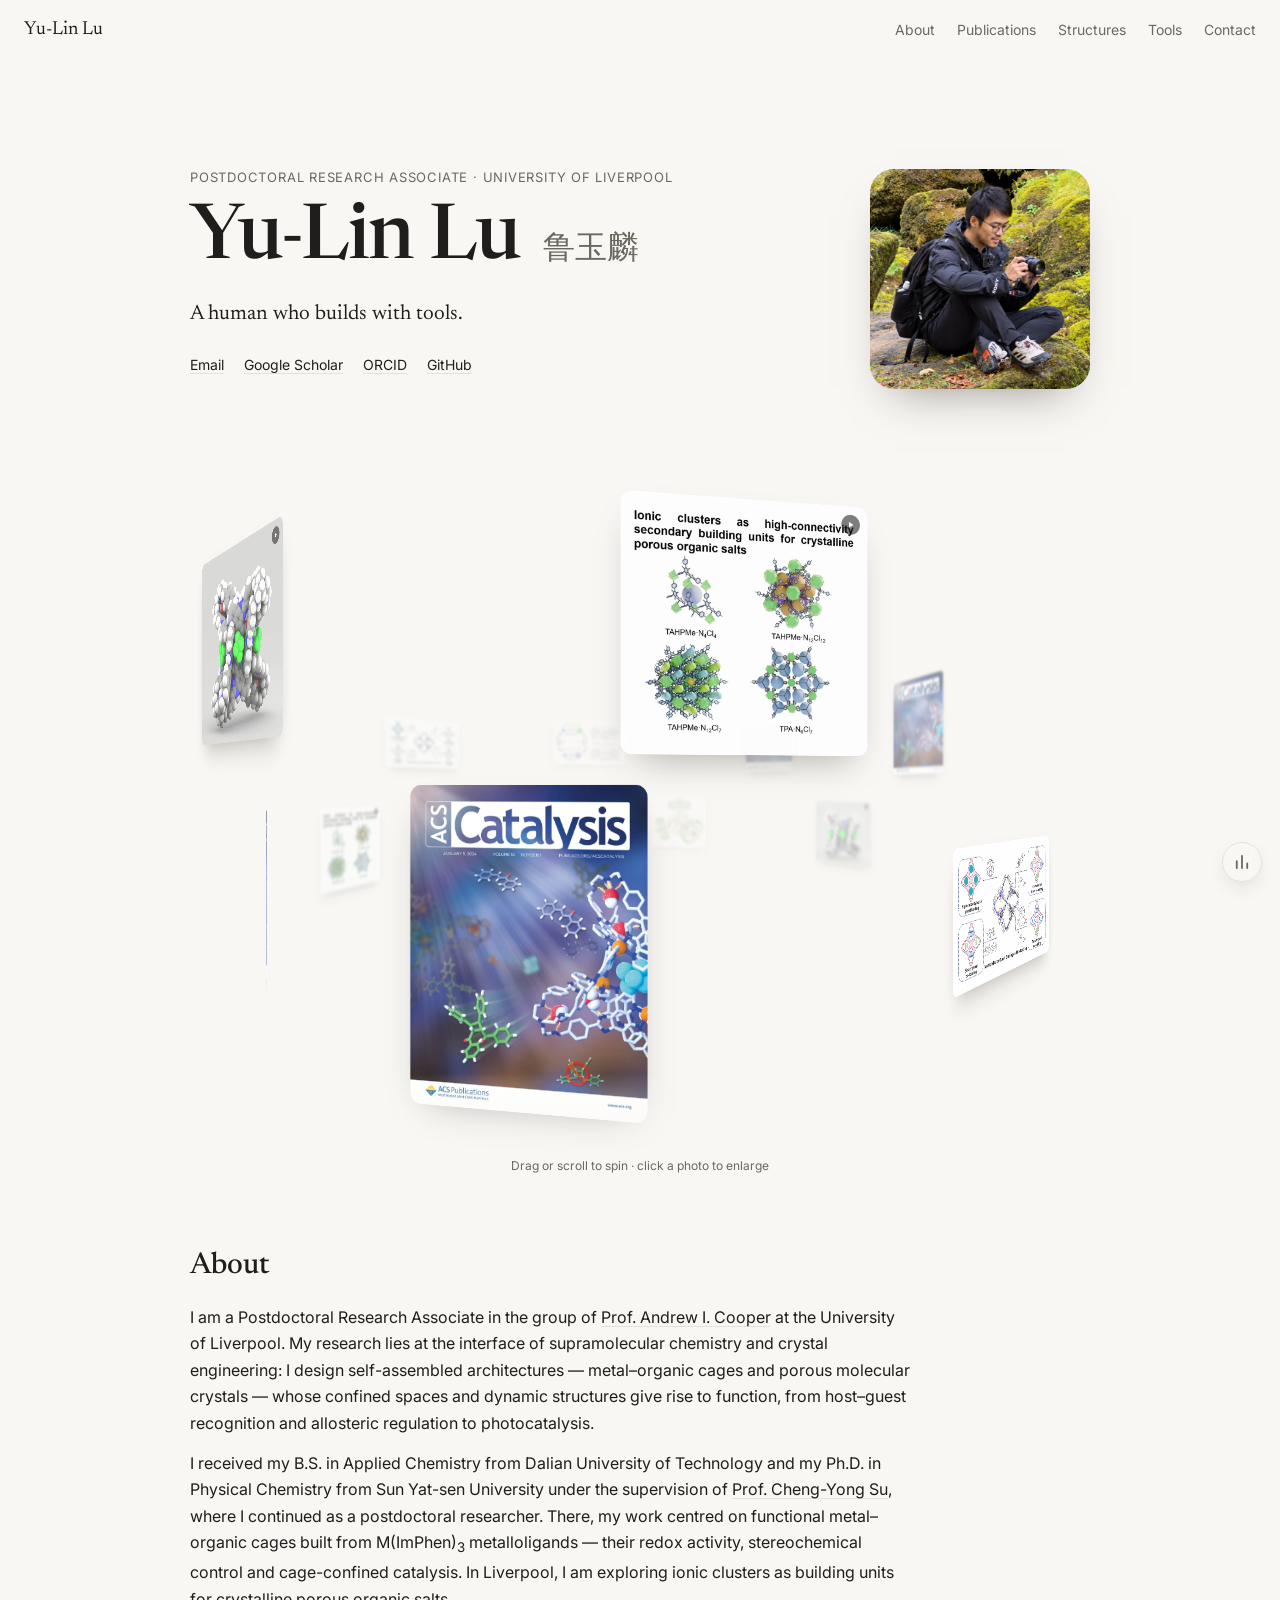
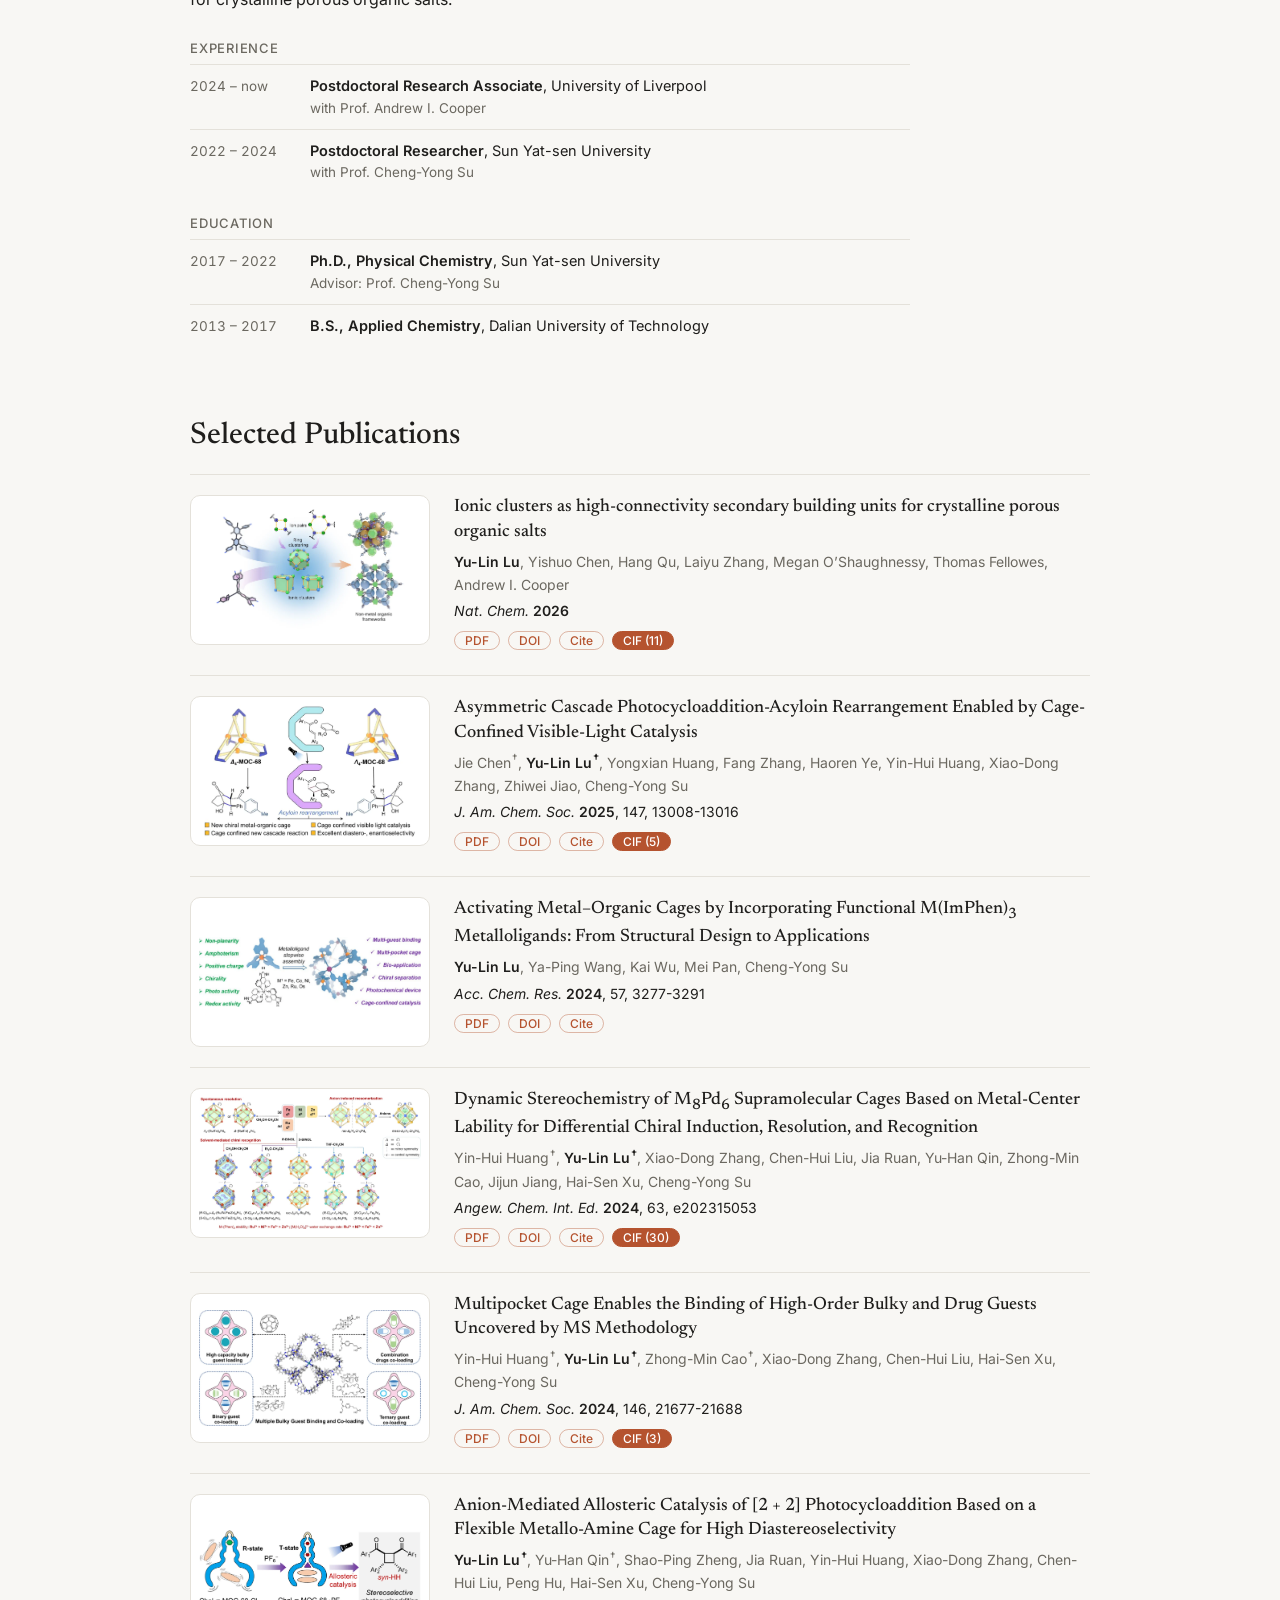
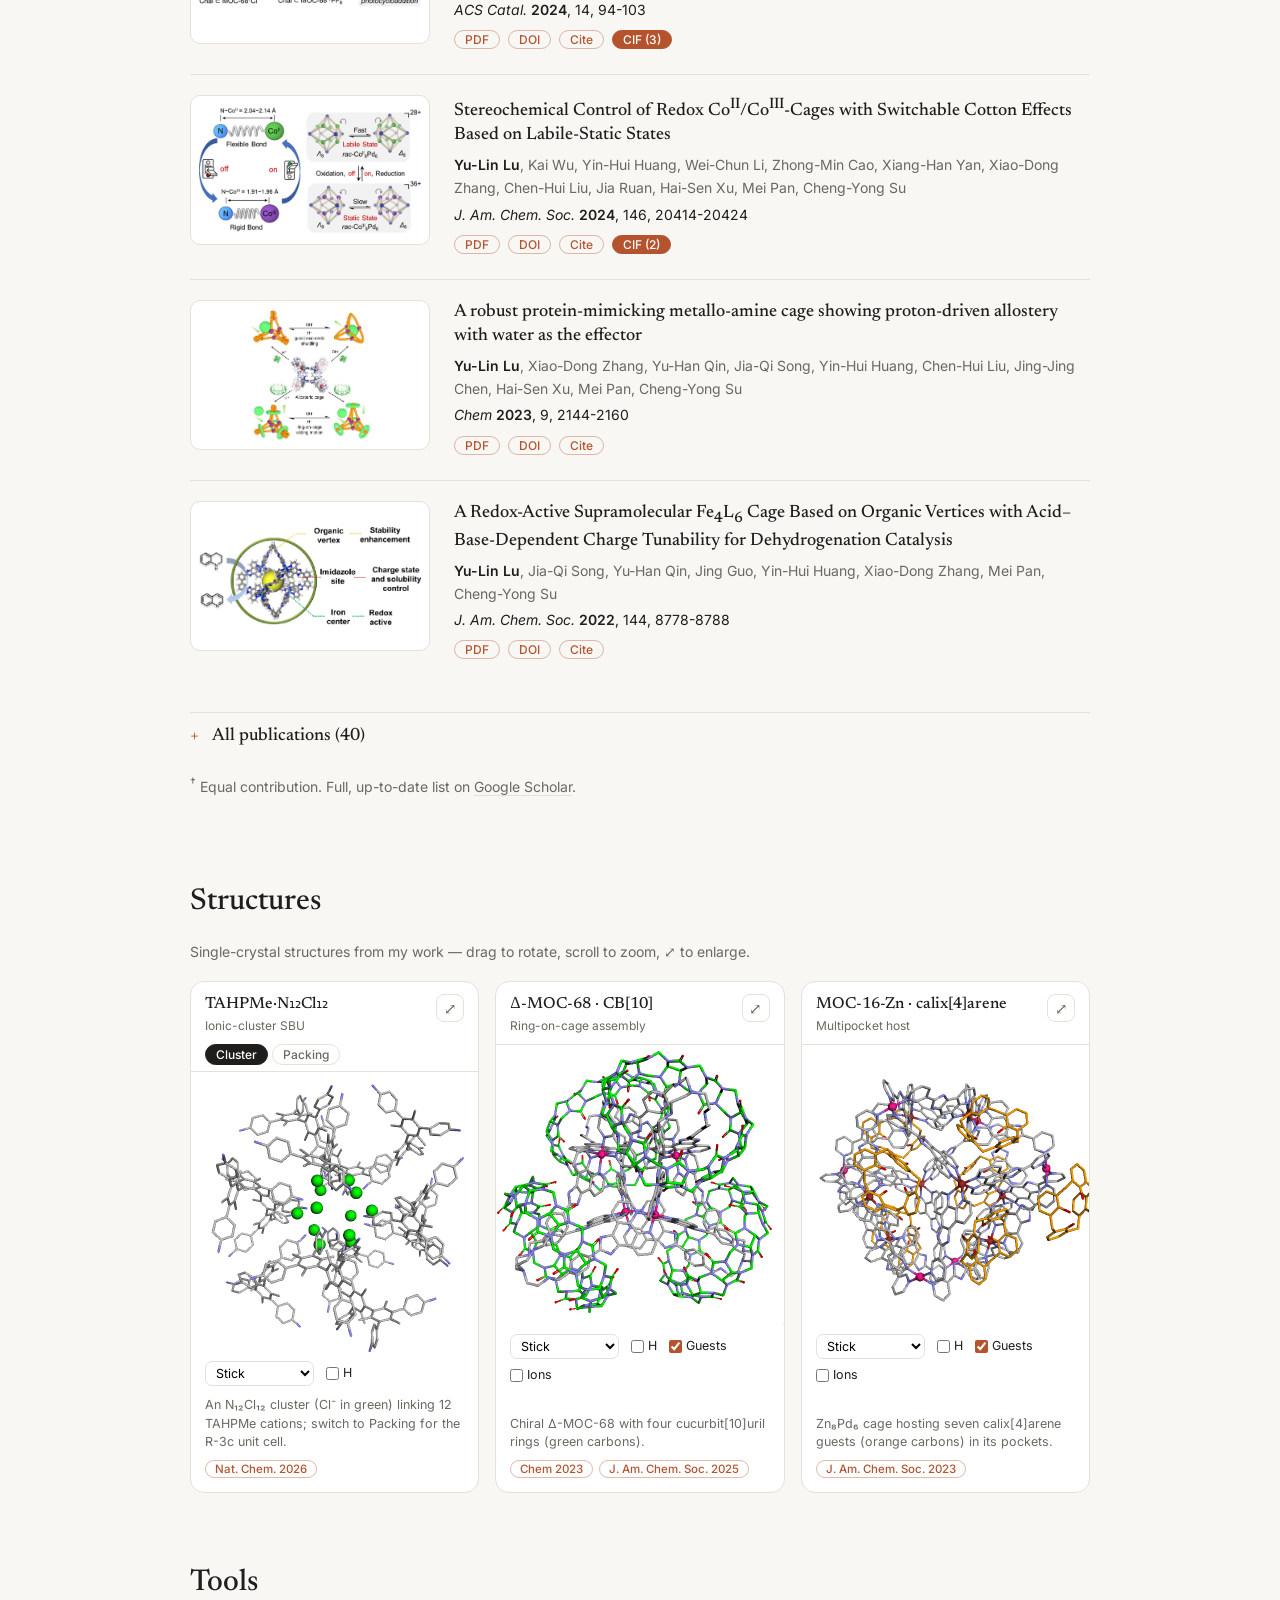
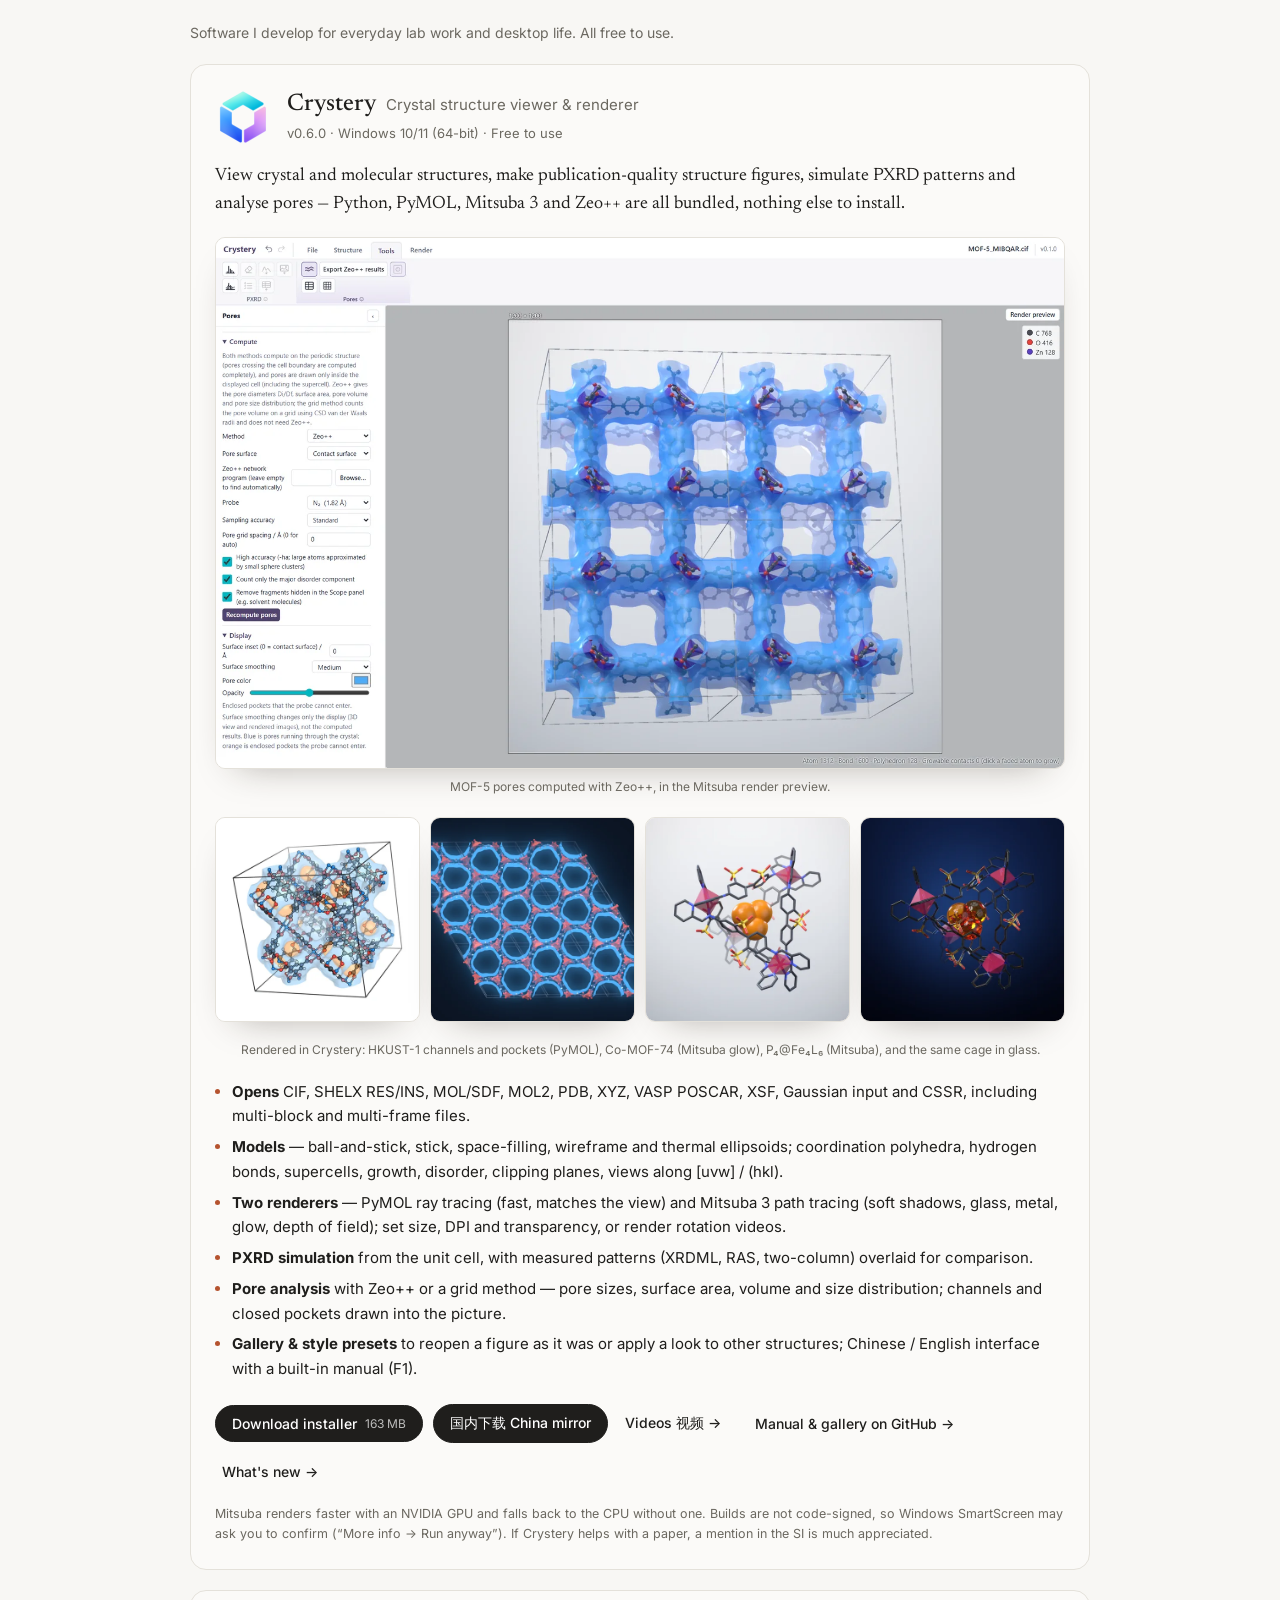
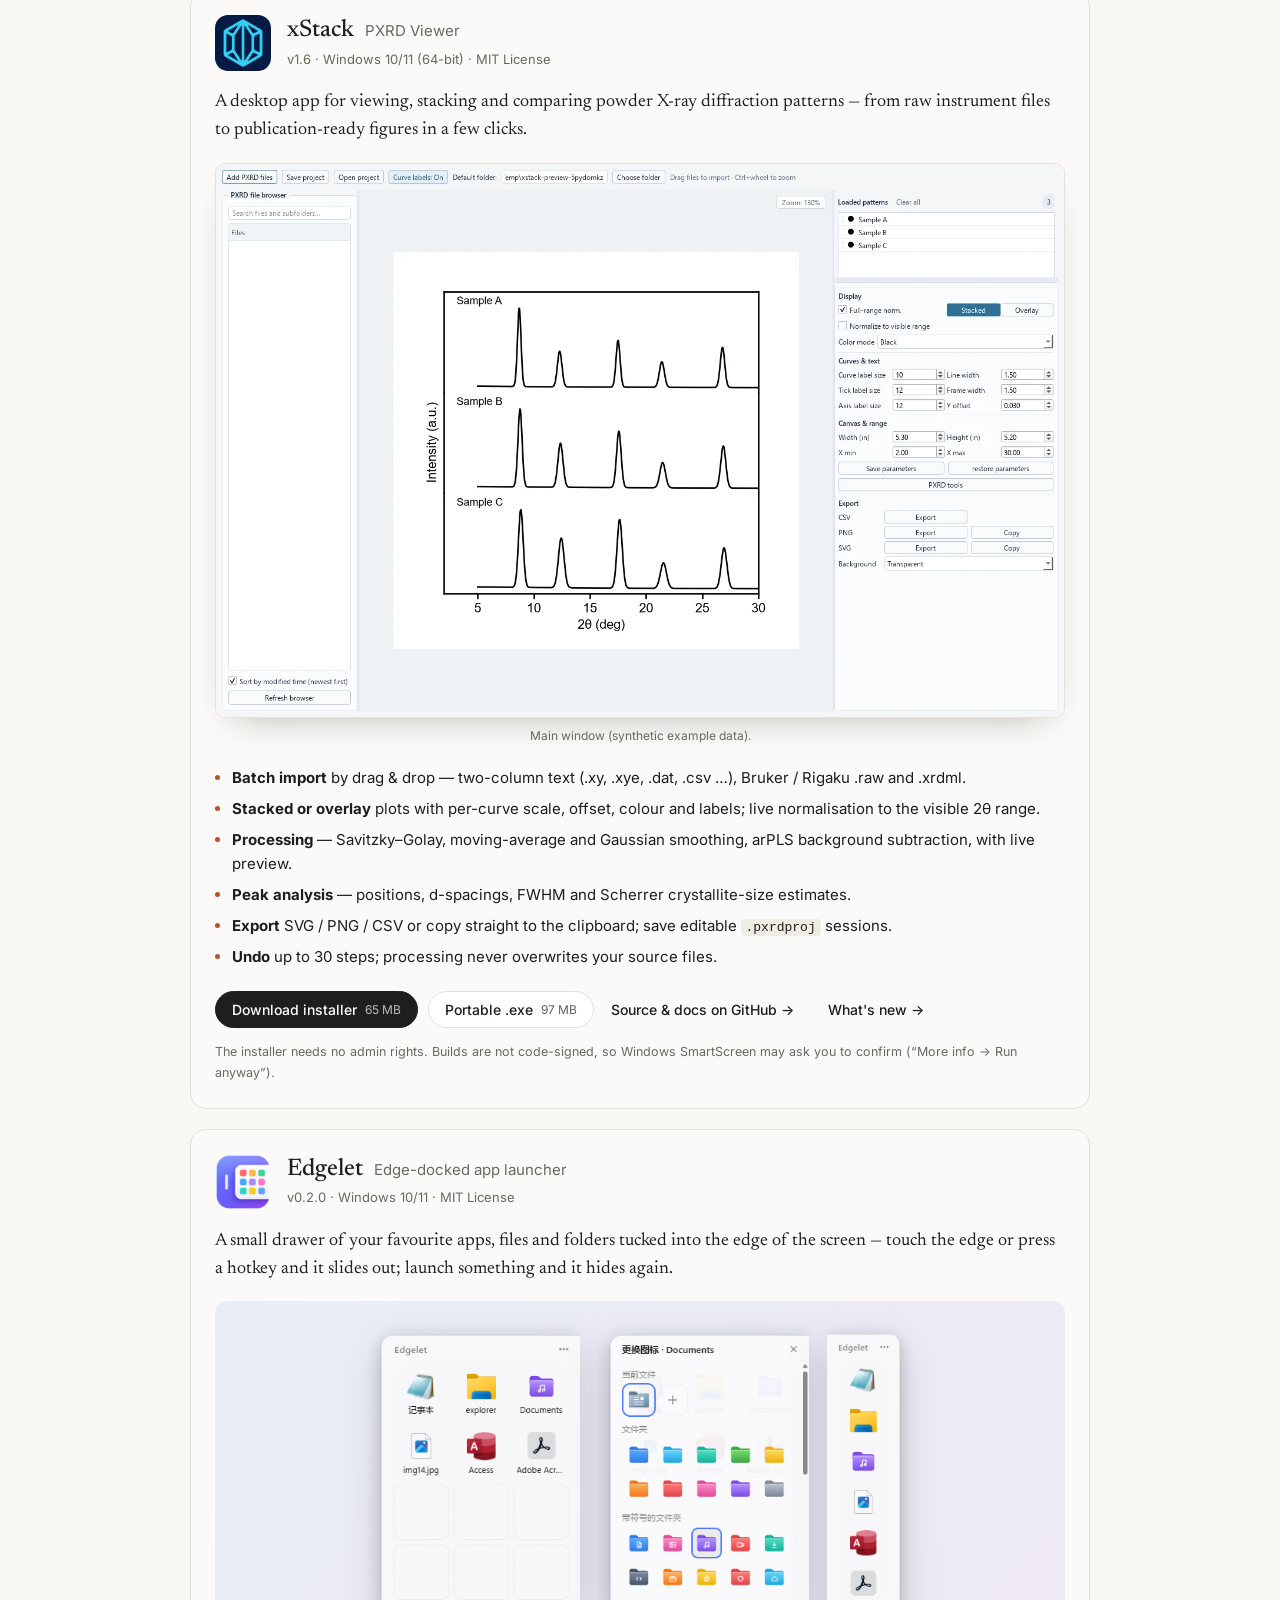
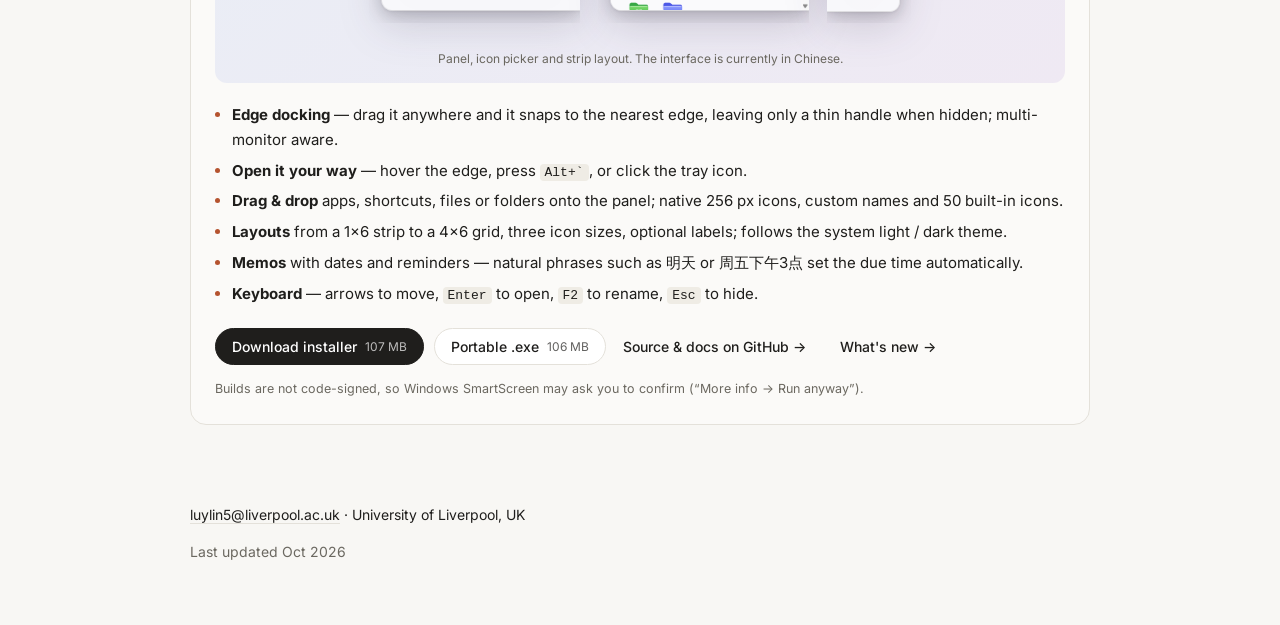
<file: index.html>
<!doctype html>
<html lang="en">
<head>
  <meta charset="utf-8">
  <meta name="viewport" content="width=device-width, initial-scale=1">
  <title>Yu-Lin Lu (鲁玉麟)</title>
  <meta name="description" content="Yu-Lin Lu — supramolecular chemistry, self-assembly and crystal engineering. University of Liverpool.">
  <link rel="icon" href="favicon.svg" type="image/svg+xml">
  <link rel="icon" href="favicon-32.png" sizes="32x32" type="image/png">
  <link rel="apple-touch-icon" href="apple-touch-icon.png">
  <meta name="theme-color" content="#f8f7f4">
  <link rel="canonical" href="https://luyulin.com/">
  <!-- social preview card (WeChat / Twitter / Slack / LinkedIn) -->
  <meta property="og:type" content="website">
  <meta property="og:site_name" content="Yu-Lin Lu">
  <meta property="og:title" content="Yu-Lin Lu (鲁玉麟) · University of Liverpool">
  <meta property="og:description" content="Postdoctoral Research Associate working on supramolecular chemistry, self-assembly and crystal engineering — metal–organic cages and porous molecular crystals.">
  <meta property="og:url" content="https://luyulin.com/">
  <meta property="og:image" content="https://luyulin.com/images/og-card.png">
  <meta property="og:image:width" content="1200">
  <meta property="og:image:height" content="630">
  <meta property="og:image:alt" content="Yu-Lin Lu — Postdoctoral Research Associate, University of Liverpool">
  <meta name="twitter:card" content="summary_large_image">
  <meta itemprop="image" content="https://luyulin.com/images/og-card.png">
  <link rel="preconnect" href="https://fonts.googleapis.com">
  <link rel="preconnect" href="https://fonts.gstatic.com" crossorigin>
  <link href="https://fonts.googleapis.com/css2?family=Newsreader:opsz,wght@6..72,400;6..72,500&family=Inter:wght@400;500;600&display=swap" rel="stylesheet">
  <link rel="stylesheet" href="css/style.css">
</head>
<body>
  <header class="nav">
    <a class="nav-name" href="#top">Yu-Lin Lu</a>
    <nav>
      <a href="#about">About</a>
      <a href="#publications">Publications</a>
      <a href="#structures">Structures</a>
      <a href="#tools">Tools</a>
      <a href="#contact">Contact</a>
    </nav>
  </header>

  <main id="top">
    <!-- ============ Hero ============ -->
    <section class="hero wrap">
      <img class="hero-photo" src="images/profile.jpg" alt="Yu-Lin Lu" width="220" height="220" onerror="this.remove()">
      <div class="hero-text">
      <p class="eyebrow">Postdoctoral Research Associate · University of Liverpool</p>
      <h1>Yu-Lin Lu <span class="cn">鲁玉麟</span></h1>
      <p class="lede">
        A human who builds with tools.
      </p>
      <p class="links">
        <a href="mailto:luylin5@liverpool.ac.uk">Email</a>
        <a href="https://scholar.google.com/citations?user=-yCWFqsAAAAJ" target="_blank" rel="noopener">Google Scholar</a>
        <a href="https://orcid.org/0000-0001-9846-8127" target="_blank" rel="noopener">ORCID</a>
        <a href="https://github.com/luylin5" target="_blank" rel="noopener">GitHub</a>
      </p>
      </div>
    </section>

    <!-- ============ 3D rotating gallery ============ -->
    <!-- Images/captions live in js/gallery-data.js -->
    <section class="gallery" aria-label="Photo gallery">
      <div class="gallery-stage" data-gallery></div>
      <p class="gallery-hint">Drag or scroll to spin · click a photo to enlarge</p>
    </section>

    <!-- ============ About ============ -->
    <section id="about" class="wrap section">
      <h2>About</h2>
      <div class="prose">
        <p>
          I am a Postdoctoral Research Associate in the group of
          <a href="https://www.liverpool.ac.uk/people/andrew-cooper" target="_blank" rel="noopener">Prof. Andrew I. Cooper</a>
          at the University of Liverpool. My research lies at the interface of supramolecular chemistry
          and crystal engineering: I design self-assembled architectures — metal–organic cages and porous
          molecular crystals — whose confined spaces and dynamic structures give rise to function, from
          host–guest recognition and allosteric regulation to photocatalysis.
        </p>
        <p>
          I received my B.S. in Applied Chemistry from Dalian University of Technology and my Ph.D. in
          Physical Chemistry from Sun Yat-sen University under the supervision of
          <a href="https://ce.sysu.edu.cn/zh-hans/teacher/857" target="_blank" rel="noopener">Prof. Cheng-Yong Su</a>,
          where I continued as a postdoctoral researcher. There, my work centred on functional
          metal–organic cages built from M(ImPhen)<sub>3</sub> metalloligands — their redox activity,
          stereochemical control and cage-confined catalysis. In Liverpool, I am exploring ionic clusters
          as building units for crystalline porous organic salts.
        </p>
      </div>

      <div class="cv">
        <div>
          <h3>Experience</h3>
          <ul class="timeline">
            <li><time>2024 – now</time><span><b>Postdoctoral Research Associate</b>, University of Liverpool<br><span class="muted">with Prof. Andrew I. Cooper</span></span></li>
            <li><time>2022 – 2024</time><span><b>Postdoctoral Researcher</b>, Sun Yat-sen University<br><span class="muted">with Prof. Cheng-Yong Su</span></span></li>
          </ul>
        </div>
        <div>
          <h3>Education</h3>
          <ul class="timeline">
            <li><time>2017 – 2022</time><span><b>Ph.D., Physical Chemistry</b>, Sun Yat-sen University<br><span class="muted">Advisor: Prof. Cheng-Yong Su</span></span></li>
            <li><time>2013 – 2017</time><span><b>B.S., Applied Chemistry</b>, Dalian University of Technology</span></li>
          </ul>
        </div>
      </div>
    </section>

    <!-- ============ Publications ============ -->
    <!-- Data lives in js/publications-data.js -->
    <section id="publications" class="wrap section">
      <h2>Selected Publications</h2>
      <ol class="pubs" id="pub-selected"></ol>

      <details class="pub-all">
        <summary>All publications (<span id="pub-count"></span>)</summary>
        <div id="pub-all"></div>
      </details>
      <p class="muted"><sup>†</sup> Equal contribution. Full, up-to-date list on
        <a href="https://scholar.google.com/citations?user=-yCWFqsAAAAJ" target="_blank" rel="noopener">Google Scholar</a>.</p>
    </section>
    <!-- ============ Structures (3D viewer) ============ -->
    <!-- Structure list/captions live in js/structures.js; files in structures/web/ -->
    <section id="structures" class="wrap section" data-structures>
      <h2>Structures</h2>
      <p class="muted">Single-crystal structures from my work — drag to rotate, scroll to zoom, ⤢ to enlarge.</p>
      <div class="st-grid"></div>
    </section>

    <!-- ============ Tools ============ -->
    <section id="tools" class="wrap section">
      <h2>Tools</h2>
      <p class="muted">Software I develop for everyday lab work and desktop life. All free to use.</p>

      <article class="tool" data-github-release="luylin5/Crystery-release">
        <header class="tool-head">
          <img class="tool-icon" src="images/tools/crystery-icon.png" alt="" width="56" height="56">
          <div>
            <h3>Crystery <span class="tool-sub">Crystal structure viewer &amp; renderer</span></h3>
            <p class="tool-meta"><span data-release="version">v0.6.0</span> · Windows 10/11 (64-bit) · Free to use<span data-release="date"></span></p>
          </div>
        </header>

        <p class="tool-desc">
          View crystal and molecular structures, make publication-quality structure figures,
          simulate PXRD patterns and analyse pores — Python, PyMOL, Mitsuba 3 and Zeo++ are all bundled, nothing else to install.
        </p>

        <figure class="tool-shot">
          <img src="images/tools/crystery-preview.webp" alt="Crystery window showing the pores of MOF-5 computed with Zeo++ and a Mitsuba render preview" loading="lazy" width="1440" height="900">
          <figcaption>MOF-5 pores computed with Zeo++, in the Mitsuba render preview.</figcaption>
        </figure>

        <figure class="tool-shot tool-grid">
          <img src="images/tools/crystery-hkust1.webp" alt="HKUST-1 with connected channels in blue and closed pockets in orange" loading="lazy" width="480" height="480">
          <img src="images/tools/crystery-mof74.webp" alt="Glowing 1D hexagonal channels of Co-MOF-74 seen along c" loading="lazy" width="480" height="480">
          <img src="images/tools/crystery-p4-cage.webp" alt="White phosphorus P4 inside an Fe4L6 tetrahedral cage" loading="lazy" width="480" height="480">
          <img src="images/tools/crystery-glass.webp" alt="The same cage rendered in glass with Mitsuba" loading="lazy" width="480" height="480">
          <figcaption>Rendered in Crystery: HKUST-1 channels and pockets (PyMOL), Co-MOF-74 (Mitsuba glow), P₄@Fe₄L₆ (Mitsuba), and the same cage in glass.</figcaption>
        </figure>

        <ul class="tool-features">
          <li><b>Opens</b> CIF, SHELX RES/INS, MOL/SDF, MOL2, PDB, XYZ, VASP POSCAR, XSF, Gaussian input and CSSR, including multi-block and multi-frame files.</li>
          <li><b>Models</b> — ball-and-stick, stick, space-filling, wireframe and thermal ellipsoids; coordination polyhedra, hydrogen bonds, supercells, growth, disorder, clipping planes, views along [uvw] / (hkl).</li>
          <li><b>Two renderers</b> — PyMOL ray tracing (fast, matches the view) and Mitsuba 3 path tracing (soft shadows, glass, metal, glow, depth of field); set size, DPI and transparency, or render rotation videos.</li>
          <li><b>PXRD simulation</b> from the unit cell, with measured patterns (XRDML, RAS, two-column) overlaid for comparison.</li>
          <li><b>Pore analysis</b> with Zeo++ or a grid method — pore sizes, surface area, volume and size distribution; channels and closed pockets drawn into the picture.</li>
          <li><b>Gallery &amp; style presets</b> to reopen a figure as it was or apply a look to other structures; Chinese / English interface with a built-in manual (F1).</li>
        </ul>

        <div class="tool-actions">
          <a class="btn btn-primary" data-asset="setup" data-keep-href href="https://github.com/luylin5/Crystery-release/releases/">Download installer <span>163 MB</span></a>
          <a class="btn btn-primary" data-mirror="https://dl.luyulin.com/{tag}/Crystery-{version}-setup-download-this.exe" href="https://dl.luyulin.com/V0.7.2/Crystery-0.7.2-setup-download-this.exe">国内下载 China mirror</a>
          <span class="dl-count" data-release="downloads" data-mirror-stats="https://stats.luyulin.com/public" hidden></span>
          <span class="dl-count" data-usage="https://stats.luyulin.com/public" hidden></span>
          <a class="btn btn-ghost" href="crystery-videos.html">Videos 视频 →</a>
          <a class="btn btn-ghost" href="https://github.com/luylin5/Crystery-release" target="_blank" rel="noopener">Manual &amp; gallery on GitHub →</a>
          <a class="btn btn-ghost" data-release="notes" href="https://github.com/luylin5/Crystery-release/releases/latest" target="_blank" rel="noopener">What's new →</a>
        </div>
        <p class="tool-note">
          Mitsuba renders faster with an NVIDIA GPU and falls back to the CPU without one.
          Builds are not code-signed, so Windows SmartScreen may ask you to confirm (“More info → Run anyway”).
          If Crystery helps with a paper, a mention in the SI is much appreciated.
        </p>
      </article>

      <article class="tool" data-github-release="luylin5/xStack">
        <header class="tool-head">
          <img class="tool-icon" src="images/tools/xstack-icon.png" alt="" width="56" height="56">
          <div>
            <h3>xStack <span class="tool-sub">PXRD Viewer</span></h3>
            <p class="tool-meta"><span data-release="version">v1.6</span> · Windows 10/11 (64-bit) · MIT License<span data-release="date"></span></p>
          </div>
        </header>

        <p class="tool-desc">
          A desktop app for viewing, stacking and comparing powder X-ray diffraction patterns —
          from raw instrument files to publication-ready figures in a few clicks.
        </p>

        <figure class="tool-shot">
          <img src="images/tools/xstack-preview.webp" alt="xStack main window with three stacked PXRD patterns, file browser and display settings" loading="lazy" width="1440" height="940">
          <figcaption>Main window (synthetic example data).</figcaption>
        </figure>

        <ul class="tool-features">
          <li><b>Batch import</b> by drag &amp; drop — two-column text (.xy, .xye, .dat, .csv …), Bruker / Rigaku .raw and .xrdml.</li>
          <li><b>Stacked or overlay</b> plots with per-curve scale, offset, colour and labels; live normalisation to the visible 2θ range.</li>
          <li><b>Processing</b> — Savitzky–Golay, moving-average and Gaussian smoothing, arPLS background subtraction, with live preview.</li>
          <li><b>Peak analysis</b> — positions, d-spacings, FWHM and Scherrer crystallite-size estimates.</li>
          <li><b>Export</b> SVG / PNG / CSV or copy straight to the clipboard; save editable <code>.pxrdproj</code> sessions.</li>
          <li><b>Undo</b> up to 30 steps; processing never overwrites your source files.</li>
        </ul>

        <div class="tool-actions">
          <a class="btn btn-primary" data-asset="Setup" href="https://github.com/luylin5/xStack/releases/download/v1.6/xStack-1.6-Setup.exe">Download installer <span>65 MB</span></a>
          <a class="btn" data-asset="Portable" href="https://github.com/luylin5/xStack/releases/download/v1.6/xStack-1.6-Portable.exe">Portable .exe <span>97 MB</span></a>
          <span class="dl-count" data-release="downloads" hidden></span>
          <a class="btn btn-ghost" href="https://github.com/luylin5/xStack" target="_blank" rel="noopener">Source &amp; docs on GitHub →</a>
          <a class="btn btn-ghost" data-release="notes" href="https://github.com/luylin5/xStack/releases/latest" target="_blank" rel="noopener">What's new →</a>
        </div>
        <p class="tool-note">
          The installer needs no admin rights. Builds are not code-signed, so Windows SmartScreen may ask
          you to confirm (“More info → Run anyway”).
        </p>
      </article>

      <article class="tool" data-github-release="luylin5/Edgelet">
        <header class="tool-head">
          <img class="tool-icon" src="images/tools/edgelet-icon.png" alt="" width="56" height="56">
          <div>
            <h3>Edgelet <span class="tool-sub">Edge-docked app launcher</span></h3>
            <p class="tool-meta"><span data-release="version">v0.2.0</span> · Windows 10/11 · MIT License<span data-release="date"></span></p>
          </div>
        </header>

        <p class="tool-desc">
          A small drawer of your favourite apps, files and folders tucked into the edge of the screen —
          touch the edge or press a hotkey and it slides out; launch something and it hides again.
        </p>

        <figure class="tool-shot tool-shots">
          <img src="images/tools/edgelet-panel.webp" alt="Edgelet panel docked to the right screen edge with app and folder tiles" loading="lazy" width="274" height="390">
          <img src="images/tools/edgelet-icon-picker.webp" alt="Edgelet icon picker with built-in icons" loading="lazy" width="274" height="390">
          <img src="images/tools/edgelet-layout-strip.webp" alt="Edgelet in the narrow 1×6 strip layout" loading="lazy" width="120" height="426">
          <figcaption>Panel, icon picker and strip layout. The interface is currently in Chinese.</figcaption>
        </figure>

        <ul class="tool-features">
          <li><b>Edge docking</b> — drag it anywhere and it snaps to the nearest edge, leaving only a thin handle when hidden; multi-monitor aware.</li>
          <li><b>Open it your way</b> — hover the edge, press <code>Alt+`</code>, or click the tray icon.</li>
          <li><b>Drag &amp; drop</b> apps, shortcuts, files or folders onto the panel; native 256 px icons, custom names and 50 built-in icons.</li>
          <li><b>Layouts</b> from a 1×6 strip to a 4×6 grid, three icon sizes, optional labels; follows the system light / dark theme.</li>
          <li><b>Memos</b> with dates and reminders — natural phrases such as 明天 or 周五下午3点 set the due time automatically.</li>
          <li><b>Keyboard</b> — arrows to move, <code>Enter</code> to open, <code>F2</code> to rename, <code>Esc</code> to hide.</li>
        </ul>

        <div class="tool-actions">
          <a class="btn btn-primary" data-asset="Setup" href="https://github.com/luylin5/Edgelet/releases/download/v0.2.0/Edgelet-Setup-0.2.0.exe">Download installer <span>107 MB</span></a>
          <a class="btn" data-asset="portable" href="https://github.com/luylin5/Edgelet/releases/download/v0.2.0/Edgelet-0.2.0-portable.exe">Portable .exe <span>106 MB</span></a>
          <span class="dl-count" data-release="downloads" hidden></span>
          <a class="btn btn-ghost" href="https://github.com/luylin5/Edgelet" target="_blank" rel="noopener">Source &amp; docs on GitHub →</a>
          <a class="btn btn-ghost" data-release="notes" href="https://github.com/luylin5/Edgelet/releases/latest" target="_blank" rel="noopener">What's new →</a>
        </div>
        <p class="tool-note">
          Builds are not code-signed, so Windows SmartScreen may ask you to confirm (“More info → Run anyway”).
        </p>
      </article>
    </section>
  </main>

  <footer id="contact" class="wrap footer">
    <p><a href="mailto:luylin5@liverpool.ac.uk">luylin5@liverpool.ac.uk</a> · University of Liverpool, UK</p>
    <p class="muted">Last updated Oct 2026</p>
  </footer>

  <dialog class="lightbox" aria-label="Photo">
    <form method="dialog"><button class="lb-close" aria-label="Close">×</button></form>
    <img alt="">
    <video controls loop muted playsinline hidden></video>
    <div class="lb-text"><h3></h3><p></p><a class="lb-link" target="_blank" rel="noopener" hidden>Read the paper →</a></div>
  </dialog>

  <script src="js/gallery-data.js"></script>
  <script src="js/gallery.js"></script>
  <script src="js/publications-data.js"></script>
  <script src="js/publications.js"></script>
  <script src="js/mol3d.js"></script>
  <script src="js/cif-viewer.js"></script>
  <script src="js/structures.js"></script>
  <script src="js/releases.js"></script>
  <script src="js/usage.js"></script>
  <script src="js/stats.js"></script>
</body>
</html>
</file>
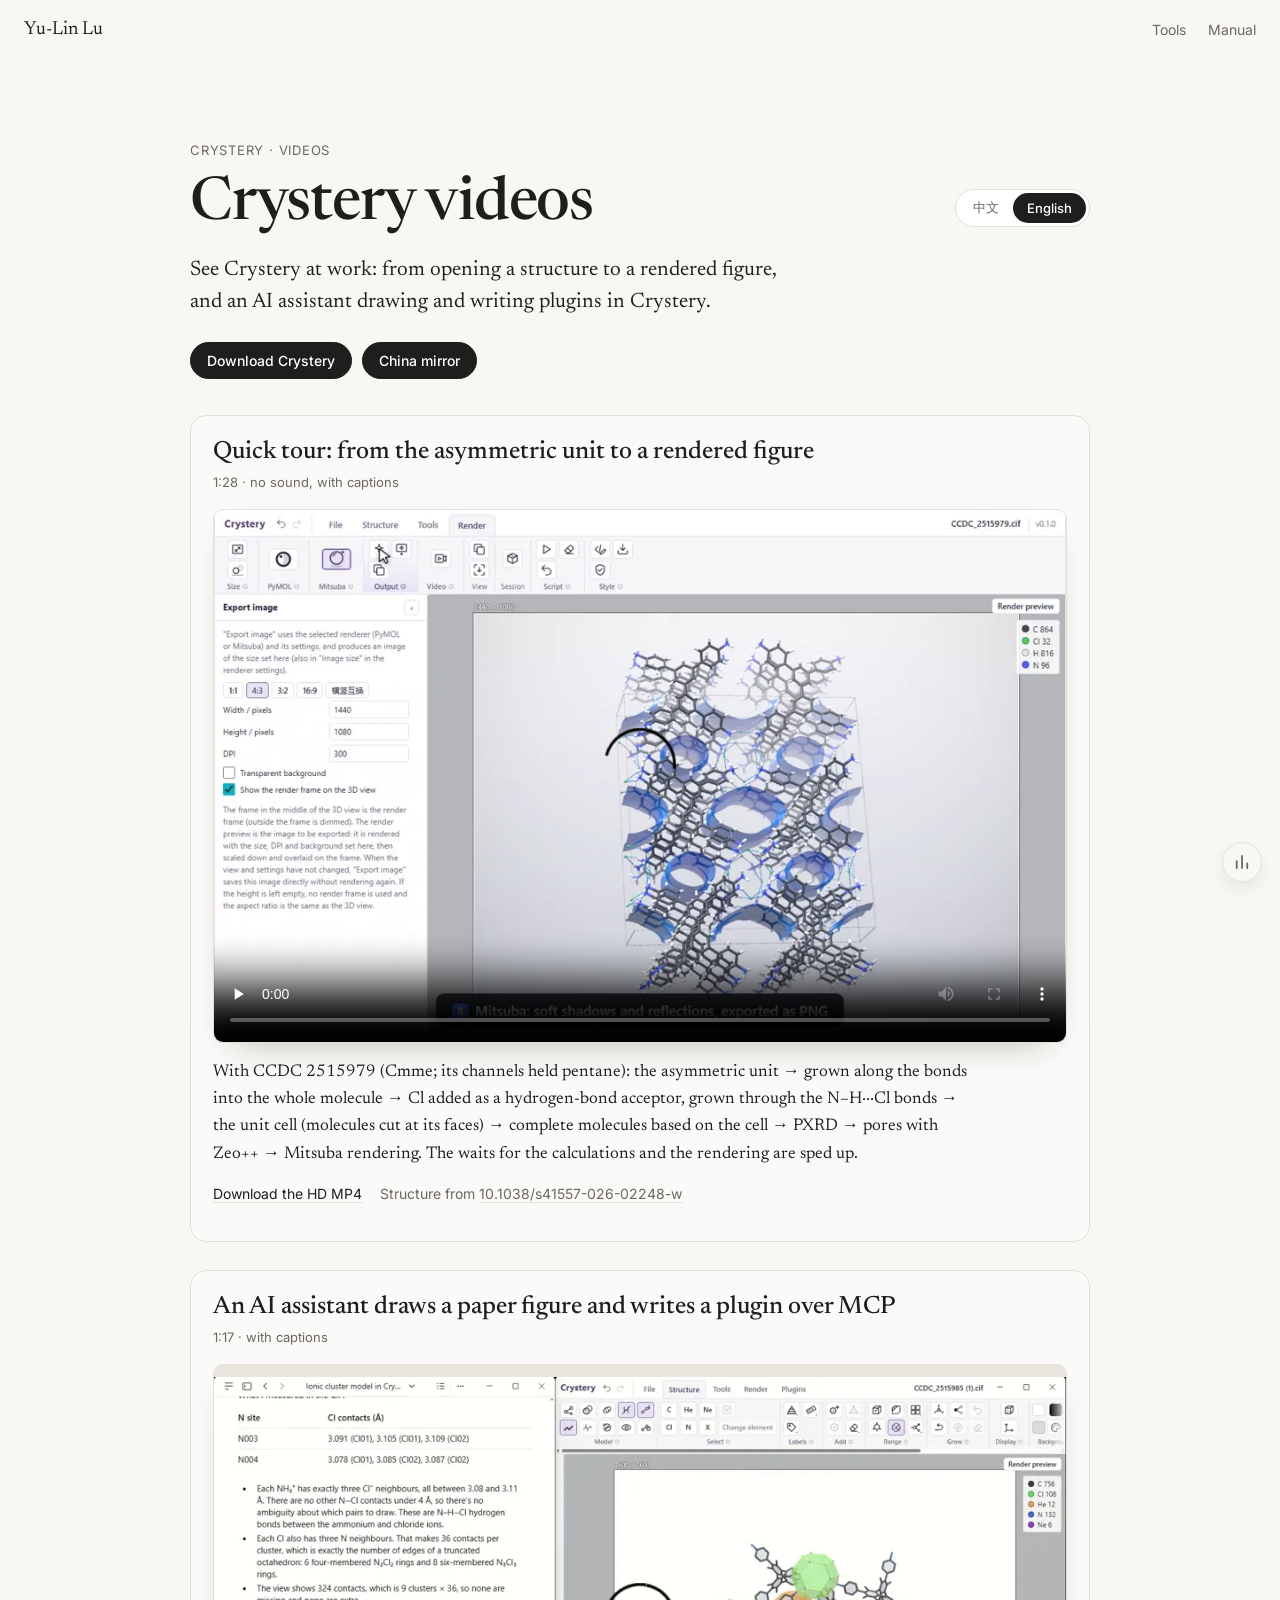
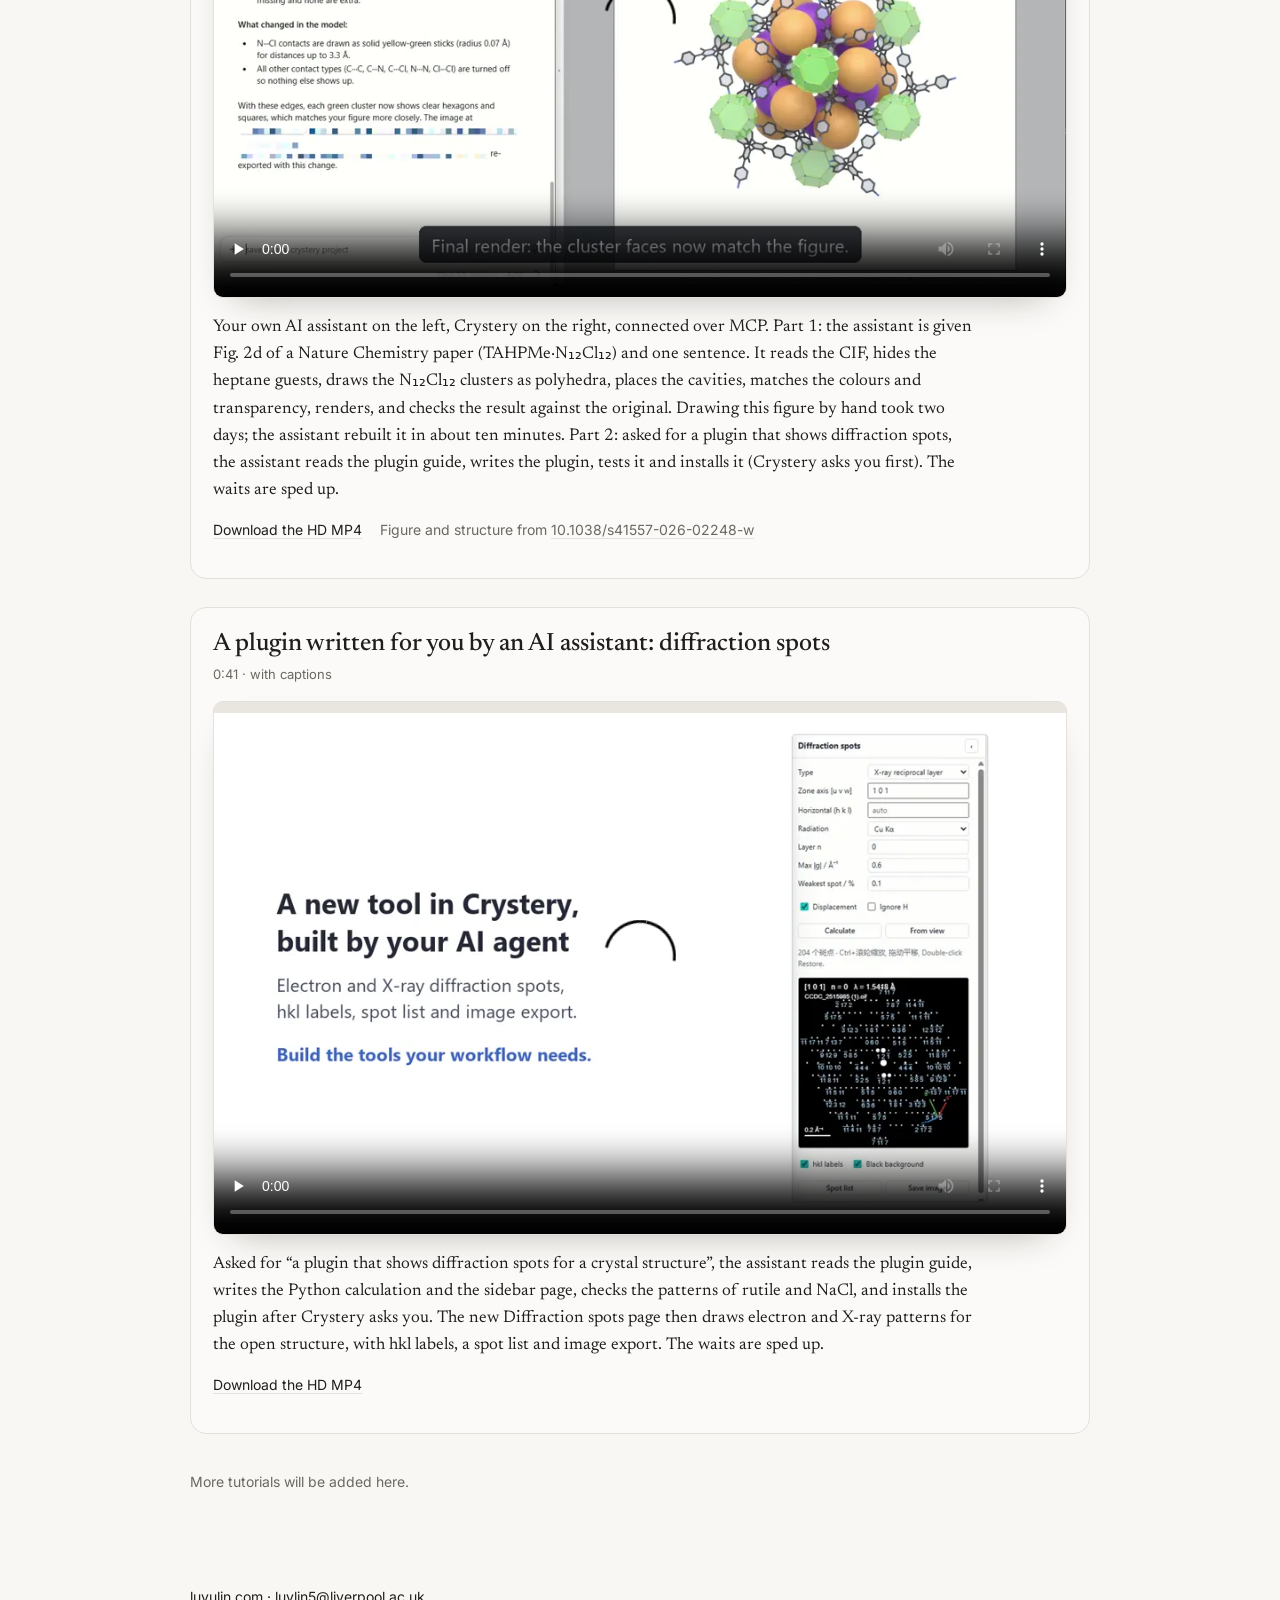
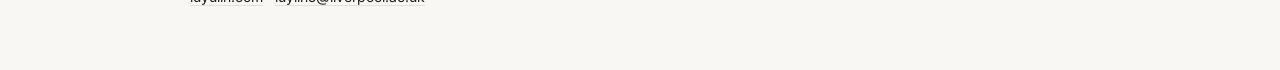
<file: crystery-videos.html>
<!doctype html>
<html lang="zh-CN">
<head>
  <meta charset="utf-8">
  <meta name="viewport" content="width=device-width, initial-scale=1">
  <title>Crystery 视频 · Videos</title>
  <meta name="description" content="Crystery 的演示和教程视频：从不对称单元到渲染出图，以及 AI 助手通过 MCP 画图、写插件。Demo and tutorial videos of Crystery.">
  <link rel="icon" href="favicon.svg" type="image/svg+xml">
  <link rel="icon" href="favicon-32.png" sizes="32x32" type="image/png">
  <link rel="apple-touch-icon" href="apple-touch-icon.png">
  <meta name="theme-color" content="#f8f7f4">
  <link rel="canonical" href="https://luyulin.com/crystery-videos.html">
  <meta property="og:type" content="website">
  <meta property="og:site_name" content="Yu-Lin Lu">
  <meta property="og:title" content="Crystery 视频 · Videos">
  <meta property="og:description" content="Crystery 的演示和教程视频 · Demo and tutorial videos of Crystery">
  <meta property="og:url" content="https://luyulin.com/crystery-videos.html">
  <meta property="og:image" content="https://luyulin.com/images/videos/crystery-mcp-demo-zh.webp">
  <link rel="preconnect" href="https://fonts.googleapis.com">
  <link rel="preconnect" href="https://fonts.gstatic.com" crossorigin>
  <link href="https://fonts.googleapis.com/css2?family=Newsreader:opsz,wght@6..72,400;6..72,500&family=Inter:wght@400;500;600&display=swap" rel="stylesheet">
  <link rel="stylesheet" href="css/style.css">
  <style>
    .vid-hero { padding-top: 9vh; }
    .vid-hero h1 { font-size: clamp(38px, 6vw, 60px); }
    .vid-head { display: flex; flex-wrap: wrap; gap: 14px 24px; align-items: center; justify-content: space-between; }
    .lang-switch { display: inline-flex; padding: 3px; border: 1px solid var(--line); border-radius: 999px; background: #fff; }
    .lang-switch button {
      font: 500 13px var(--sans); color: var(--muted); background: none; border: 0; border-radius: 999px;
      padding: 6px 14px; cursor: pointer;
    }
    .lang-switch button[aria-pressed="true"] { background: var(--ink); color: #fff; }
    .vid-list { display: grid; gap: 28px; margin-top: 36px; }
    .vid { padding: 22px; border: 1px solid var(--line); border-radius: 16px; background: #fbfaf8; }
    .vid h2 { font-size: 25px; margin: 0 0 4px; }
    .vid-meta { margin: 0 0 16px; font-size: 13px; color: var(--muted); }
    .vid video {
      display: block; width: 100%; height: auto; aspect-ratio: 16 / 10; background: #e9e6df;
      border-radius: 10px; border: 1px solid var(--line); box-shadow: 0 16px 36px -22px rgba(40,30,20,.4);
    }
    .vid-desc { font: 400 17px/1.6 var(--serif); margin: 16px 0 14px; max-width: 760px; }
    .vid-links { display: flex; flex-wrap: wrap; gap: 6px 18px; font-size: 14px; }
    .vid-more { margin-top: 36px; }
    @media (max-width: 560px) {
      .vid { padding: 14px; }
      .vid h2 { font-size: 21px; }
      .nav nav { gap: 14px; }
    }
  </style>
</head>
<body>
  <header class="nav">
    <a class="nav-name" href="./">Yu-Lin Lu</a>
    <nav>
      <a href="./#tools" data-t="tools">Tools</a>
      <a href="https://github.com/luylin5/Crystery-release" target="_blank" rel="noopener" data-t="manual">Manual</a>
    </nav>
  </header>

  <main class="wrap">
    <section class="vid-hero">
      <p class="eyebrow" data-t="eyebrow">Crystery · 视频</p>
      <div class="vid-head">
        <h1 data-t="title">Crystery 视频</h1>
        <div class="lang-switch" role="group" aria-label="Language">
          <button type="button" data-lang="zh">中文</button>
          <button type="button" data-lang="en">English</button>
        </div>
      </div>
      <p class="lede" data-t="lede">看 Crystery 怎么用：从打开一个结构到渲染出图，以及让 AI 助手在 Crystery 里画图、写插件。</p>
      <div class="tool-actions" style="margin-top:22px">
        <a class="btn btn-primary" href="https://github.com/luylin5/Crystery-release/releases/latest" data-t="get">下载 Crystery</a>
        <a class="btn btn-primary" href="https://dl.luyulin.com/V0.7.2/Crystery-0.7.2-setup-download-this.exe" data-mirror-latest data-t="mirror">国内下载</a>
      </div>
    </section>

    <div class="vid-list" id="videos"></div>

    <p class="muted vid-more" data-t="more">更多教程会陆续放在这里。</p>
  </main>

  <footer class="wrap footer">
    <p><a href="./">luyulin.com</a> · <a href="mailto:luylin5@liverpool.ac.uk">luylin5@liverpool.ac.uk</a></p>
  </footer>

  <script>
  (() => {
    // The films: on dl.luyulin.com (reachable in China), else straight from the Crystery-release repository.
    const MIRROR = "https://dl.luyulin.com/videos/";
    const CDN = "https://raw.githubusercontent.com/luylin5/Crystery-release/main/examples/demo/";
    const PAPER = "https://doi.org/10.1038/s41557-026-02248-w";
    const VIDEOS = [
      {
        file: "crystery-demo", time: { zh: "1:32", en: "1:28" },
        zh: {
          title: "快速上手：从不对称单元到渲染出图",
          note: "无声，带字幕",
          desc: "用 CCDC 2515979（Cmme，孔道中原为戊烷）演示：不对称单元 → 沿化学键生长成完整分子 → 氢键设置中加入 Cl 受体，沿 N–H···Cl 氢键生长 → 显示晶胞（分子在晶胞面上被截断）→ 基于晶胞显示完整分子 → PXRD 模拟 → Zeo++ 计算孔道 → Mitsuba 渲染。计算和渲染的等待做了加速。",
          source: "结构来自"
        },
        en: {
          title: "Quick tour: from the asymmetric unit to a rendered figure",
          note: "no sound, with captions",
          desc: "With CCDC 2515979 (Cmme; its channels held pentane): the asymmetric unit → grown along the bonds into the whole molecule → Cl added as a hydrogen-bond acceptor, grown through the N–H···Cl bonds → the unit cell (molecules cut at its faces) → complete molecules based on the cell → PXRD → pores with Zeo++ → Mitsuba rendering. The waits for the calculations and the rendering are sped up.",
          source: "Structure from"
        }
      },
      {
        file: "crystery-mcp-demo", time: { zh: "1:17", en: "1:17" },
        zh: {
          title: "AI 助手通过 MCP 画论文插图、写插件",
          note: "带字幕",
          desc: "左边是你自己的 AI 助手，右边是 Crystery，两者通过 MCP 连接。第一部分：把一篇 Nature Chemistry 论文中的 Fig. 2d（TAHPMe·N₁₂Cl₁₂）和一句话交给 AI 助手，它读取 CIF、隐藏庚烷客体、把 N₁₂Cl₁₂ 团簇画成多面体、放好空腔、调好颜色和透明度、渲染出图，再和原图对照检查。这张图手工绘制花了两天，AI 助手大约十分钟就在 Crystery 中画出了同样的图。第二部分：让它写一个显示衍射斑点的插件，它读插件开发指南、写好插件、测试并安装（安装前 Crystery 会先征得你的同意）。等待的部分做了加速。",
          source: "图和结构来自"
        },
        en: {
          title: "An AI assistant draws a paper figure and writes a plugin over MCP",
          note: "with captions",
          desc: "Your own AI assistant on the left, Crystery on the right, connected over MCP. Part 1: the assistant is given Fig. 2d of a Nature Chemistry paper (TAHPMe·N₁₂Cl₁₂) and one sentence. It reads the CIF, hides the heptane guests, draws the N₁₂Cl₁₂ clusters as polyhedra, places the cavities, matches the colours and transparency, renders, and checks the result against the original. Drawing this figure by hand took two days; the assistant rebuilt it in about ten minutes. Part 2: asked for a plugin that shows diffraction spots, the assistant reads the plugin guide, writes the plugin, tests it and installs it (Crystery asks you first). The waits are sped up.",
          source: "Figure and structure from"
        }
      },
      {
        file: "crystery-mcp-plugin-demo", time: { zh: "0:41", en: "0:41" },
        zh: {
          title: "让 AI 助手为你写插件：衍射斑点",
          note: "带字幕",
          desc: "让 AI 助手写“一个根据晶体结构显示衍射斑点的插件”：它读插件开发指南，写好 Python 计算和侧边栏页面，用金红石和 NaCl 的衍射图检查结果，在 Crystery 征得你同意后安装插件。新的 衍射斑点 页面随即可以为打开的结构画出电子衍射和 X 射线衍射图，带 hkl 标注、斑点列表和导出图片。等待的部分做了加速。"
        },
        en: {
          title: "A plugin written for you by an AI assistant: diffraction spots",
          note: "with captions",
          desc: "Asked for “a plugin that shows diffraction spots for a crystal structure”, the assistant reads the plugin guide, writes the Python calculation and the sidebar page, checks the patterns of rutile and NaCl, and installs the plugin after Crystery asks you. The new Diffraction spots page then draws electron and X-ray patterns for the open structure, with hkl labels, a spot list and image export. The waits are sped up."
        }
      }
    ];
    const TEXT = {
      zh: { eyebrow: "Crystery · 视频", title: "Crystery 视频", tools: "工具", manual: "使用手册",
            lede: "看 Crystery 怎么用：从打开一个结构到渲染出图，以及让 AI 助手在 Crystery 里画图、写插件。",
            get: "下载 Crystery", mirror: "国内下载", more: "更多教程会陆续放在这里。", download: "下载高清 MP4", docTitle: "Crystery 视频" },
      en: { eyebrow: "Crystery · Videos", title: "Crystery videos", tools: "Tools", manual: "Manual",
            lede: "See Crystery at work: from opening a structure to a rendered figure, and an AI assistant drawing and writing plugins in Crystery.",
            get: "Download Crystery", mirror: "China mirror", more: "More tutorials will be added here.", download: "Download the HD MP4", docTitle: "Crystery videos" }
    };

    const el = (tag, props = {}, ...kids) => { const n = Object.assign(document.createElement(tag), props); n.append(...kids); return n; };

    function render(lang) {
      const t = TEXT[lang];
      document.documentElement.lang = lang === "zh" ? "zh-CN" : "en";
      document.title = `${t.docTitle} · ${lang === "zh" ? "Videos" : "视频"}`;
      for (const node of document.querySelectorAll("[data-t]")) node.textContent = t[node.dataset.t];
      for (const b of document.querySelectorAll("[data-lang]")) b.setAttribute("aria-pressed", String(b.dataset.lang === lang));
      const list = document.getElementById("videos");
      list.replaceChildren(...VIDEOS.map((v) => {
        const say = v[lang], name = `${v.file}-${lang}.mp4`;
        const video = el("video", { controls: true, preload: "none", playsInline: true, poster: `images/videos/${v.file}-${lang}.webp` },
          el("source", { src: MIRROR + name, type: "video/mp4" }),
          el("source", { src: CDN + name, type: "video/mp4" }));
        const links = el("p", { className: "vid-links" }, el("a", { href: MIRROR + name, textContent: t.download }));
        if (say.source) links.append(el("span", { className: "muted" }, `${say.source} `, el("a", { href: PAPER, target: "_blank", rel: "noopener", textContent: "10.1038/s41557-026-02248-w" })));
        return el("article", { className: "vid" },
          el("h2", { textContent: say.title }),
          el("p", { className: "vid-meta", textContent: `${v.time[lang]} · ${say.note}` }),
          video,
          el("p", { className: "vid-desc", textContent: say.desc }),
          links);
      }));
    }

    const saved = (() => { try { return localStorage.getItem("videos.lang"); } catch { return null; } })();
    const asked = new URLSearchParams(location.search).get("lang");
    let lang = asked === "en" || asked === "zh" ? asked : saved === "en" || saved === "zh" ? saved : /^zh/i.test(navigator.language || "") ? "zh" : "en";
    render(lang);
    for (const b of document.querySelectorAll("[data-lang]")) {
      b.addEventListener("click", () => {
        if (b.dataset.lang === lang) return;
        lang = b.dataset.lang;
        try { localStorage.setItem("videos.lang", lang); } catch {}
        render(lang);
      });
    }

    // The China mirror's installer follows the latest release when GitHub's API answers (as on the home page).
    fetch("https://api.github.com/repos/luylin5/Crystery-release/releases/latest").then((r) => (r.ok ? r.json() : null)).then((r) => {
      const tag = r && r.tag_name, ver = tag && (tag.match(/\d+(\.\d+)+/) || [])[0];
      if (!ver) return;
      for (const a of document.querySelectorAll("[data-mirror-latest]")) a.href = `https://dl.luyulin.com/${tag}/Crystery-${ver}-setup-download-this.exe`;
    }).catch(() => {});
  })();
  </script>
  <script src="js/stats.js"></script>
</body>
</html>
</file>
<file: css/style.css>
:root {
  --bg: #f8f7f4;
  --ink: #1f1e1c;
  --muted: #6b6860;
  --line: #e4e1da;
  --accent: #b5532f;
  --serif: "Newsreader", "Songti SC", "Noto Serif SC", Georgia, serif;
  --sans: "Inter", "PingFang SC", "Microsoft YaHei", system-ui, sans-serif;
  --maxw: 940px;
}

* { box-sizing: border-box; }
html { scroll-behavior: smooth; }
body {
  margin: 0;
  background: var(--bg);
  color: var(--ink);
  font: 16px/1.65 var(--sans);
  -webkit-font-smoothing: antialiased;
}
a { color: inherit; text-decoration-color: var(--line); text-underline-offset: 3px; }
a:hover { color: var(--accent); text-decoration-color: currentColor; }
.wrap { max-width: var(--maxw); margin: 0 auto; padding: 0 20px; }
.muted { color: var(--muted); font-size: 14px; }

/* ---------- nav ---------- */
.nav {
  position: sticky; top: 0; z-index: 50;
  display: flex; justify-content: space-between; align-items: center;
  padding: 14px 24px;
  background: color-mix(in srgb, var(--bg) 85%, transparent);
  backdrop-filter: blur(10px);
}
.nav-name { font-family: var(--serif); font-size: 19px; text-decoration: none; }
.nav nav { display: flex; gap: 22px; font-size: 14px; }
.nav nav a { text-decoration: none; color: var(--muted); }
.nav nav a:hover { color: var(--ink); }

/* ---------- hero ---------- */
.hero { padding-top: 12vh; padding-bottom: 2vh; display: flex; flex-direction: row-reverse; align-items: center; gap: 40px; }
.hero-text { flex: 1; min-width: 0; }
.hero-photo {
  flex: none; width: 220px; height: 220px; object-fit: cover; object-position: 50% 50%;
  border-radius: 24px; box-shadow: 0 22px 44px -24px rgba(40, 30, 20, .5);
}
.eyebrow { font-size: 13px; letter-spacing: .06em; text-transform: uppercase; color: var(--muted); margin: 0; }
h1 { font: 500 clamp(44px, 7vw, 76px)/1.05 var(--serif); margin: 12px 0 18px; letter-spacing: -0.02em; }
.lede { font: 400 21px/1.55 var(--serif); margin: 0; max-width: 620px; }
.links { display: flex; flex-wrap: wrap; gap: 8px 20px; margin-top: 22px; font-size: 14px; }

/* ---------- gallery ---------- */
.gallery { position: relative; }
.gallery-stage {
  position: relative;
  height: min(84vh, 820px);
  min-height: 440px;
  overflow: hidden;
  cursor: grab;
  touch-action: pan-y;
  user-select: none;
  /* soft fade into the page on all four edges */
  -webkit-mask-image:
    linear-gradient(to right, transparent, #000 10%, #000 90%, transparent),
    linear-gradient(to bottom, transparent, #000 12%, #000 88%, transparent);
  -webkit-mask-composite: source-in;
  mask-image:
    linear-gradient(to right, transparent, #000 10%, #000 90%, transparent),
    linear-gradient(to bottom, transparent, #000 12%, #000 88%, transparent);
  mask-composite: intersect;
}
.gallery-stage.dragging { cursor: grabbing; }
/* Cards are laid out at their largest on-screen size and scaled down by JS, so the
   sizes below are what the focused (centred, zoomed) card shows at ~0.9×. */
.g-card {
  position: absolute; left: 50%; top: 50%;
  padding: 0; border: 0; margin: 0;
  border-radius: 18px;
  overflow: hidden;
  background: #e9e6df;
  box-shadow: 0 30px 60px -30px rgba(40, 30, 20, .4);
  cursor: pointer;
  will-change: transform, filter, opacity;
  backface-visibility: hidden;
}
.g-card img, .g-card video { width: 100%; height: 100%; object-fit: cover; display: block; pointer-events: none; background: #fff; }
.g-cap {
  position: absolute; left: 0; right: 0; bottom: 0;
  padding: 28px 16px 12px;
  font-size: 15px; color: #fff; text-align: left;
  background: linear-gradient(transparent, rgba(0,0,0,.55));
  opacity: 0; transition: opacity .25s;
}
.g-video::after {
  content: ""; position: absolute; top: 14px; right: 14px; width: 34px; height: 34px; border-radius: 50%;
  background: rgba(20,18,15,.55) url("data:image/svg+xml,%3Csvg xmlns='http://www.w3.org/2000/svg' viewBox='0 0 24 24'%3E%3Cpath d='M9 7l8 5-8 5z' fill='white'/%3E%3C/svg%3E") center/24px no-repeat;
}
.g-card.is-focused .g-cap, .g-card:focus-visible .g-cap { opacity: 1; }
.g-card:focus-visible { outline: 3px solid var(--accent); outline-offset: 4px; }
.gallery-hint { text-align: center; font-size: 12px; color: var(--muted); margin: -8px 0 0; }

/* ---------- sections ---------- */
.section { padding-top: 72px; }
h2 { font: 500 30px/1.2 var(--serif); margin: 0 0 20px; }
.prose { max-width: 720px; }
.prose p { margin: 0 0 14px; }

.cv { display: grid; gap: 22px; margin-top: 28px; max-width: 720px; }
.cv h3 { font: 500 13px var(--sans); letter-spacing: .06em; text-transform: uppercase; color: var(--muted); margin: 0 0 8px; }
.timeline { list-style: none; padding: 0; margin: 0; font-size: 14.5px; line-height: 1.5; }
.timeline li { display: grid; grid-template-columns: 110px 1fr; gap: 10px; padding: 10px 0; border-top: 1px solid var(--line); }
.timeline time { color: var(--muted); font-variant-numeric: tabular-nums; font-size: 13.5px; padding-top: 1px; }
.timeline b { font-weight: 600; }
.timeline .muted { font-size: 13.5px; }

.pubs { list-style: none; padding: 0; margin: 0; }
.pub { display: grid; grid-template-columns: 240px 1fr; gap: 24px; padding: 20px 0; border-top: 1px solid var(--line); align-items: start; }
.pub-toc {
  display: flex; align-items: center; justify-content: center;
  width: 240px; height: 150px; padding: 8px; margin: 0;
  background: #fff; border: 1px solid var(--line); border-radius: 10px; cursor: zoom-in;
  transition: box-shadow .2s, transform .2s;
}
.pub-toc:hover { box-shadow: 0 14px 30px -18px rgba(40, 30, 20, .45); transform: translateY(-1px); }
.pub-toc img { max-width: 100%; max-height: 100%; object-fit: contain; display: block; }
.pub-badge {
  display: flex; flex-direction: column; justify-content: center; gap: 2px;
  padding: 12px; border-radius: 8px; background: #efece5;
  font: italic 500 14px/1.25 var(--serif); color: var(--ink); align-self: start;
}
.pub-badge span:last-child { font: 500 12px var(--sans); font-style: normal; color: var(--muted); }
.pub h3 { font: 500 18px/1.35 var(--serif); margin: 0 0 6px; }
.pub h3 a, .pub-title { text-decoration: none; }
.pub p { margin: 0 0 3px; font-size: 14px; }
.authors { color: var(--muted); font-size: 14px; }
.authors b { color: var(--ink); font-weight: 600; }
.authors sup { line-height: 0; font-size: .8em; margin-left: 1px; }
.venue { font-size: 14px; }
.venue b { font-weight: 600; }
.tag { font: 500 11px var(--sans); color: var(--accent); border: 1px solid currentColor; border-radius: 4px; padding: 0 5px; margin-left: 4px; white-space: nowrap; vertical-align: 1px; }

.pub-links { display: inline-flex; gap: 8px; vertical-align: 1px; }
.pub-links a, .pub-links .cite {
  font: 500 12px var(--sans); text-decoration: none; color: var(--accent); background: none; cursor: pointer;
  border: 1px solid color-mix(in srgb, var(--accent) 40%, transparent); border-radius: 999px; padding: 1px 10px;
}
.pub-links .cif-toggle {
  font: 500 12px var(--sans); color: #fff; background: var(--accent); cursor: pointer;
  border: 1px solid var(--accent); border-radius: 999px; padding: 1px 10px;
}
.pub-links .cif-toggle[aria-expanded="true"] { background: var(--ink); border-color: var(--ink); }
.pub-links a:hover, .pub-links .cite:hover, .pub-links .cite.done { background: var(--accent); color: #fff; border-color: var(--accent); }
.pub .pub-links { margin-top: 6px; }
.pub-all { margin: 28px 0 12px; border-top: 1px solid var(--line); }
.pub-all summary {
  cursor: pointer; padding: 14px 0; font: 500 18px var(--serif); list-style: none;
}
.pub-all summary::-webkit-details-marker { display: none; }
.pub-all summary::before { content: "+"; display: inline-block; width: 1.2em; color: var(--accent); }
.pub-all[open] summary::before { content: "−"; }
.pub-year { font: 500 15px var(--sans); color: var(--muted); margin: 18px 0 6px; }
.pub-list { margin: 0; padding-left: 2.2em; }
.pub-list li { padding: 7px 0; }
.pub-list li::marker { color: var(--muted); font-size: 13px; }
.pub-title { font: 500 16px/1.4 var(--serif); }
h1 .cn { font-size: .42em; color: var(--muted); font-weight: 400; margin-left: .25em; letter-spacing: 0; }

/* ---------- structures (3D viewer cards) ---------- */
.st-grid { display: grid; grid-template-columns: repeat(3, minmax(0, 1fr)); gap: 16px; margin-top: 18px; }
.st-card {
  display: flex; flex-direction: column; min-width: 0;
  border: 1px solid var(--line); border-radius: 14px; background: #fff; overflow: hidden;
}
.st-card.expanded { grid-column: 1 / -1; }
.st-head { display: flex; justify-content: space-between; align-items: flex-start; gap: 8px; padding: 12px 14px 8px; }
.st-head h3 { font: 500 16px/1.25 var(--serif); margin: 0; }
.st-head p { margin: 2px 0 0; font-size: 12px; color: var(--muted); }
.st-expand {
  flex: none; width: 28px; height: 28px; border-radius: 8px; border: 1px solid var(--line);
  background: #fff; cursor: pointer; font-size: 15px; line-height: 1; color: var(--muted);
}
.st-expand:hover { color: var(--ink); border-color: var(--ink); }
.st-views { display: flex; gap: 4px; padding: 0 14px 6px; }
.st-views button {
  font: 500 12px var(--sans); color: var(--muted); background: none; cursor: pointer;
  border: 1px solid var(--line); border-radius: 999px; padding: 2px 10px;
}
.st-views button[aria-selected="true"] { color: #fff; background: var(--ink); border-color: var(--ink); }
.st-views button:disabled { opacity: .4; cursor: not-allowed; }
/* per-paper CIF panel spans the whole publication row */
.cif-panel { grid-column: 1 / -1; padding: 4px 0 6px; }
.pub[data-doi] { scroll-margin-top: 64px; } /* clear the sticky nav when scrolled to */
.cif-panel .st-grid { margin-top: 8px; }
.cif-note { margin: 0; font-size: 12.5px; color: var(--muted); }
.st-viewer { position: relative; width: 100%; height: 280px; touch-action: none; border-top: 1px solid var(--line); border-bottom: 1px solid var(--line); }
.st-viewer > .st-canvas { position: absolute; inset: 0; }
.st-card.expanded .st-viewer { height: min(68vh, 560px); }
.st-card.loading .st-viewer { opacity: .5; transition: opacity .2s; }
.st-controls { display: flex; flex-wrap: wrap; align-items: center; gap: 6px 12px; padding: 10px 14px 4px; font-size: 12.5px; }
.st-controls label { display: inline-flex; align-items: center; gap: 4px; cursor: pointer; }
.st-controls label[hidden] { display: none; }
.st-controls select { font: inherit; padding: 3px 6px; border: 1px solid var(--line); border-radius: 7px; background: #fff; }
.st-controls input { accent-color: var(--accent); margin: 0; }
.st-caption { margin: 0; padding: 6px 14px 14px; font-size: 12.5px; line-height: 1.5; color: var(--muted); margin-top: auto; }
.st-papers { display: flex; flex-wrap: wrap; gap: 6px; margin-top: 8px; }
.st-papers a {
  font: 500 11.5px var(--sans); text-decoration: none; color: var(--accent); white-space: nowrap;
  border: 1px solid color-mix(in srgb, var(--accent) 40%, transparent); border-radius: 999px; padding: 1px 9px;
}
.st-papers a:hover { background: var(--accent); color: #fff; border-color: var(--accent); }

/* ---------- tools ---------- */
.tool { margin-top: 20px; padding: 24px; border: 1px solid var(--line); border-radius: 16px; background: #fbfaf8; }
.tool-head { display: flex; gap: 16px; align-items: center; }
.tool-icon { width: 56px; height: 56px; border-radius: 13px; flex: none; }
.tool h3 { font: 500 24px/1.2 var(--serif); margin: 0; }
.tool-sub { font: 400 15px var(--sans); color: var(--muted); margin-left: 6px; }
.tool-meta { margin: 4px 0 0; font-size: 13px; color: var(--muted); }
.tool-desc { font: 400 18px/1.55 var(--serif); margin: 18px 0; }
.tool-shot { margin: 0 0 20px; }
.tool-shot img { display: block; width: 100%; height: auto; border-radius: 10px; border: 1px solid var(--line); box-shadow: 0 16px 36px -22px rgba(40,30,20,.4); }
.tool-shots { display: flex; flex-wrap: wrap; justify-content: center; align-items: flex-end; gap: 18px; padding: 22px 16px 14px; border-radius: 12px; background: linear-gradient(135deg, #e9eef6, #efe9f3); }
.tool-shots img { width: auto; max-width: 100%; max-height: 300px; border: 0; border-radius: 0; box-shadow: none; filter: drop-shadow(0 12px 20px rgba(40,30,60,.18)); }
.tool-shots figcaption { flex-basis: 100%; }
.tool-grid { display: grid; grid-template-columns: repeat(4, 1fr); gap: 10px; }
.tool-grid figcaption { grid-column: 1 / -1; margin-top: 0; }
@media (max-width: 640px) { .tool-grid { grid-template-columns: repeat(2, 1fr); } }
.tool-shot figcaption { font-size: 12px; color: var(--muted); margin-top: 8px; text-align: center; }
.tool-features { margin: 0 0 22px; padding-left: 1.1em; font-size: 15px; }
.tool-features li { margin: 6px 0; }
.tool-features li::marker { color: var(--accent); }
.tool-features code { font-size: 13px; background: #efece5; padding: 1px 5px; border-radius: 4px; }
.tool-actions { display: flex; flex-wrap: wrap; gap: 10px; align-items: center; }
.btn {
  display: inline-flex; align-items: center; gap: 8px;
  padding: 9px 16px; border-radius: 999px; border: 1px solid var(--line); background: #fff;
  font: 500 14px var(--sans); text-decoration: none; color: var(--ink);
  transition: border-color .15s, background .15s, color .15s;
}
.btn span { font-weight: 400; font-size: 12px; opacity: .7; }
.btn:hover { border-color: var(--ink); color: var(--ink); }
.btn-primary { background: var(--ink); border-color: var(--ink); color: #fff; }
.btn-primary:hover { background: var(--accent); border-color: var(--accent); color: #fff; }
.btn-ghost { border-color: transparent; background: none; padding-left: 6px; }
.btn-ghost:hover { color: var(--accent); border-color: transparent; }
.dl-count {
  font: 500 12.5px var(--sans); color: var(--muted); font-variant-numeric: tabular-nums;
  padding: 4px 10px; border-radius: 999px; background: #efece5; cursor: default;
}
.dl-count[hidden] { display: none; }
.tool-note { font-size: 12.5px; color: var(--muted); margin: 14px 0 0; }

.footer { padding-top: 64px; padding-bottom: 48px; font-size: 14px; }

/* ---------- visitor stats (bottom-right) ---------- */
.sr-only { position: absolute; width: 1px; height: 1px; overflow: hidden; clip: rect(0 0 0 0); white-space: nowrap; }
.stats { position: fixed; right: 18px; bottom: 18px; z-index: 60; }
.stats-btn {
  width: 40px; height: 40px; border-radius: 50%; border: 1px solid var(--line); cursor: pointer;
  display: grid; place-items: center; color: var(--muted);
  background: color-mix(in srgb, var(--bg) 88%, transparent); backdrop-filter: blur(8px);
  box-shadow: 0 8px 22px -12px rgba(40, 30, 20, .45); transition: color .15s, border-color .15s, transform .15s;
}
.stats-btn:hover, .stats-btn[aria-expanded="true"] { color: var(--accent); border-color: var(--accent); transform: translateY(-1px); }
.stats-panel {
  position: absolute; right: 0; bottom: 52px; width: 250px; padding: 14px 16px;
  background: #fff; border: 1px solid var(--line); border-radius: 14px;
  box-shadow: 0 18px 40px -20px rgba(40, 30, 20, .45);
}
.stats-panel[hidden] { display: none; }
.stats-title { margin: 0 0 6px; font: 500 12px var(--sans); letter-spacing: .06em; text-transform: uppercase; color: var(--muted); }
.stats-total { margin: 0 0 12px; display: flex; align-items: baseline; gap: 8px; }
.stats-num { font: 500 30px/1 var(--serif); color: var(--ink); font-variant-numeric: tabular-nums; }
.stats-unit { font-size: 13px; color: var(--muted); }
.stats-link {
  display: block; padding: 9px 12px; border-radius: 10px; background: #f6f4ef; text-decoration: none;
  font: 500 14px var(--sans); color: var(--ink);
}
.stats-link small { display: block; font-weight: 400; font-size: 12px; color: var(--muted); margin-top: 2px; }
.stats-link:hover { background: #efece5; color: var(--accent); }
.stats-note { margin: 10px 0 0; font-size: 11.5px; color: var(--muted); }
.stats-app { margin-top: 14px; padding-top: 12px; border-top: 1px solid var(--line); }
.stats-app[hidden] { display: none; }
.stats-app .stats-total { margin-bottom: 10px; }
.stats-countries { list-style: none; margin: 0; padding: 0; display: grid; gap: 6px; }
.stats-countries li { display: grid; grid-template-columns: 1fr auto; gap: 2px 8px; font-size: 13px; color: var(--ink); }
.stats-count { color: var(--muted); font-variant-numeric: tabular-nums; }
.stats-bar { grid-column: 1 / -1; height: 4px; border-radius: 2px; background: #f0ede6; overflow: hidden; }
.stats-bar i { display: block; height: 100%; border-radius: 2px; background: var(--accent); }

/* ---------- lightbox ---------- */
.lightbox {
  border: 0; padding: 0; border-radius: 14px; overflow: hidden;
  width: fit-content; max-width: min(92vw, 1000px); background: var(--bg);
}
.lightbox::backdrop { background: rgba(20, 18, 15, .6); backdrop-filter: blur(6px); }
.lightbox img, .lightbox video { display: block; width: auto; max-width: 100%; margin: 0 auto; max-height: 76vh; object-fit: contain; background: #fff; }
.lightbox [hidden] { display: none; }
.lb-link { display: inline-block; margin-top: 8px; font-size: 14px; color: var(--accent); }
.lb-text { padding: 14px 20px 18px; }
.lb-text h3 { font: 500 20px var(--serif); margin: 0 0 4px; }
.lb-text p { margin: 0; color: var(--muted); font-size: 14px; }
.lb-close {
  position: absolute; top: 10px; right: 10px; width: 34px; height: 34px;
  border: 0; border-radius: 50%; background: rgba(0,0,0,.5); color: #fff; font-size: 22px; cursor: pointer;
}

@media (max-width: 900px) and (min-width: 641px) {
  .st-grid { grid-template-columns: repeat(2, minmax(0, 1fr)); }
}

@media (max-width: 640px) {
  .hero { flex-direction: column; align-items: flex-start; gap: 20px; padding-top: 6vh; }
  .hero-photo { width: 120px; height: 120px; border-radius: 18px; }
  .nav nav { gap: 14px; }
  .nav nav a:nth-child(1), .nav nav a:nth-child(4) { display: none; }
  .st-grid { grid-template-columns: 1fr; }
  .tool { padding: 18px; }
  .pub { grid-template-columns: 1fr; gap: 10px; }
  .pub-toc { width: 100%; height: 190px; }
  .pub-badge { flex-direction: row; gap: 8px; padding: 4px 10px; justify-self: start; }
  .gallery-stage { height: 62vh; }
}
</file>
